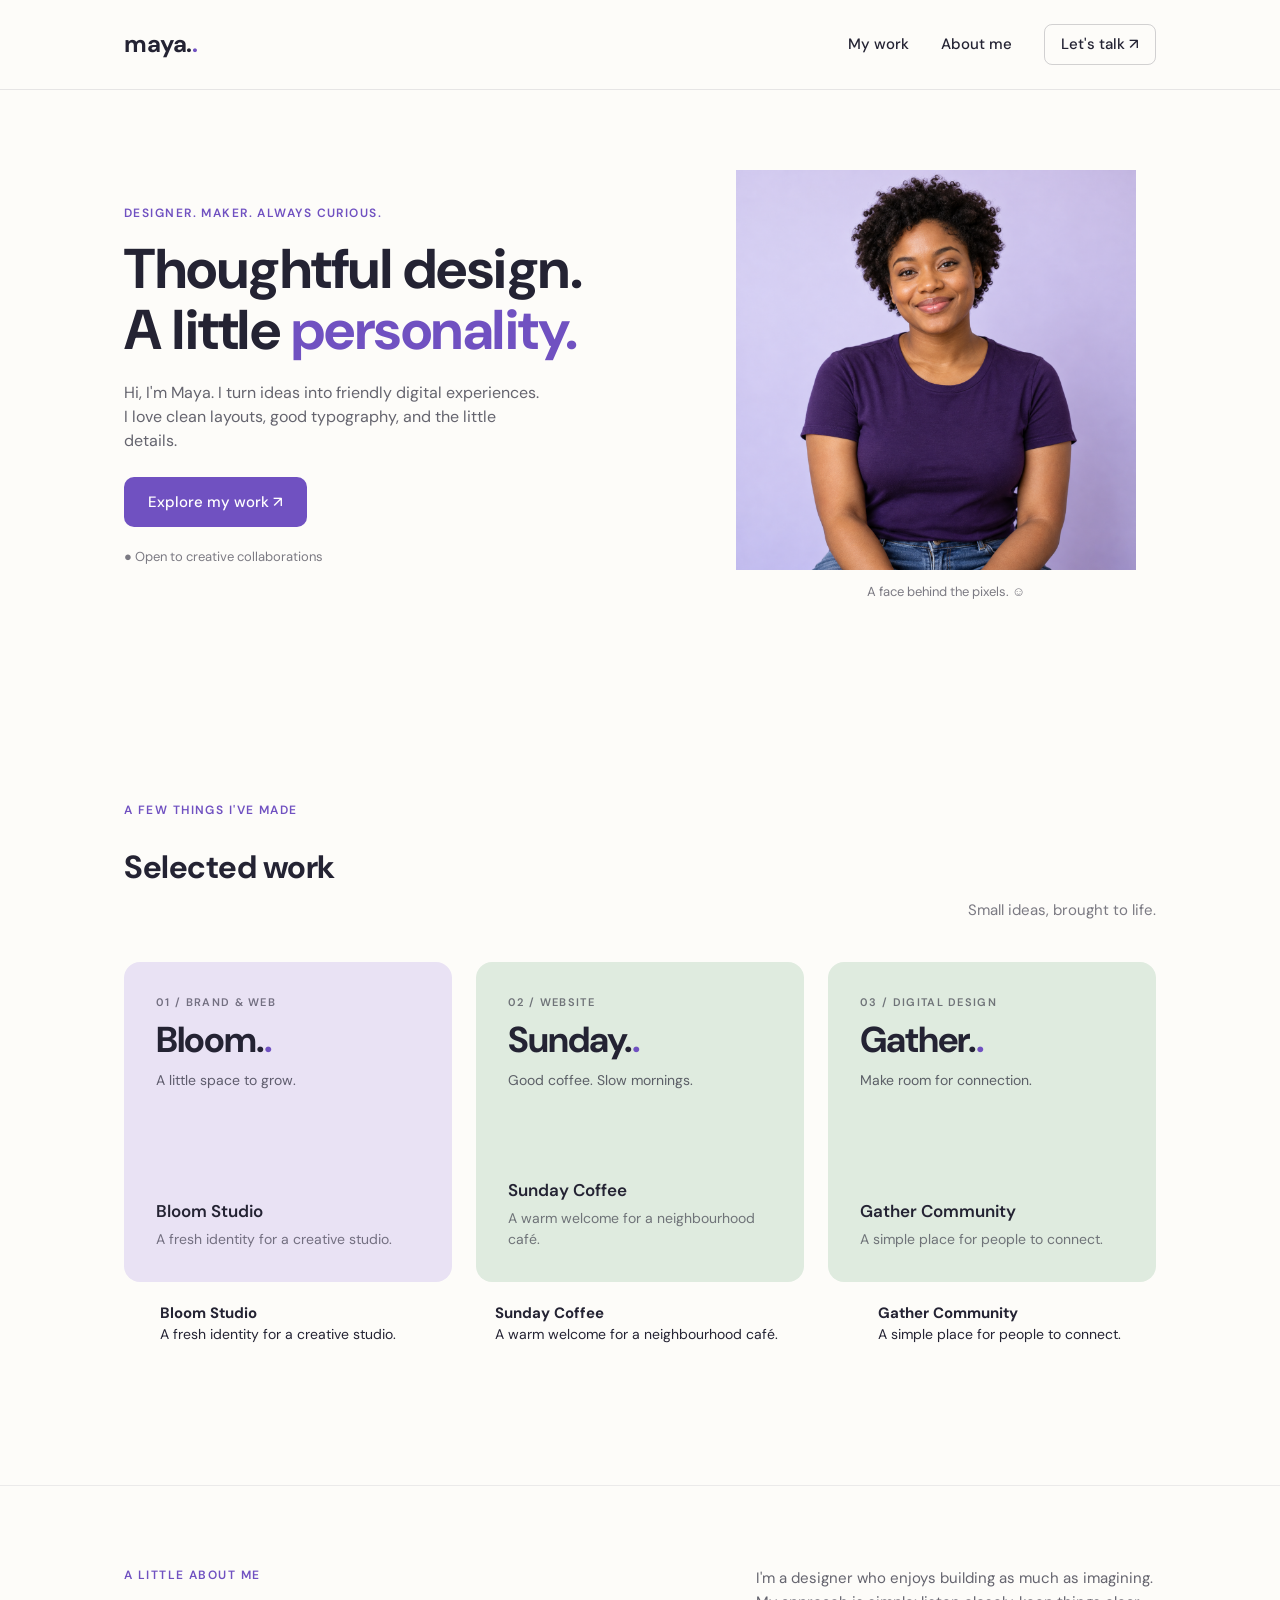
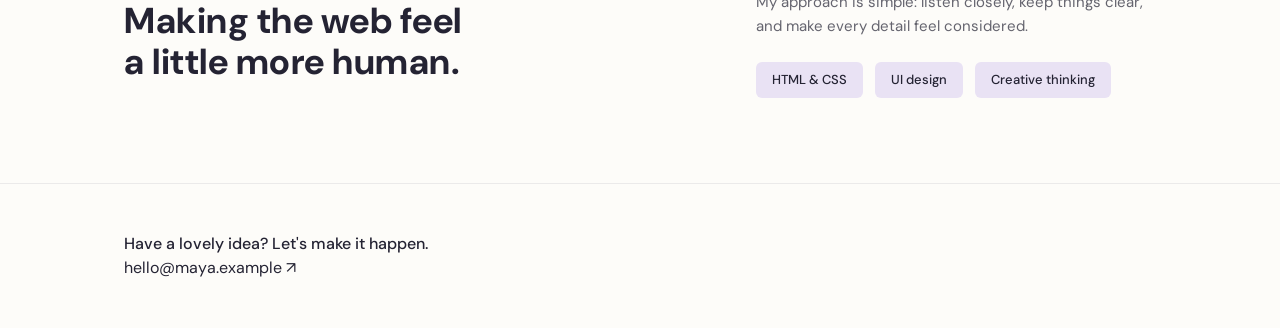
<file: 1-portfolio/index.html>
<!doctype html>
<html lang="en">
  <head>
    <meta charset="UTF-8" />
    <meta name="viewport" content="width=device-width, initial-scale=1.0" />
    <title>Maya — Designer & Maker</title>
    <link rel="preconnect" href="https://fonts.googleapis.com" />
    <link rel="preconnect" href="https://fonts.gstatic.com" crossorigin />
    <link
      href="https://fonts.googleapis.com/css2?family=DM+Sans:ital,opsz,wght@0,9..40,400;0,9..40,500;0,9..40,600;0,9..40,700;1,9..40,400;1,9..40,500;1,9..40,600;1,9..40,700&display=swap"
      rel="stylesheet"
    />
    <link rel="stylesheet" href="style.css" />
  </head>

  <body>
    <header class="site-header">
      <div class="container header-inner">
        <a href="#" class="logo" aria-label="Maya home">maya.</a>
        <nav class="main-nav">
          <a href="#work">My work</a>
          <a href="#about">About me</a>
          <a href="#contact" class="nav-cta">Let's talk ↗️</a>
        </nav>
      </div>
    </header>

    <section class="hero" id="hero">
      <div class="container hero-inner">
        <div class="hero-text">
          <p class="eyebrow">DESIGNER. MAKER. ALWAYS CURIOUS.</p>
          <h1>Thoughtful design.<br />A little <span>personality.</span></h1>
          <p class="intro">
            Hi, I'm Maya. I turn ideas into friendly digital experiences.<br />I
            love clean layouts, good typography, and the little details.
          </p>
          <a href="#work" class="btn btn-primary">Explore my work ↗️</a>
          <p class="collab">● Open to creative collaborations</p>
        </div>
        <div class="hero-image">
          <img
            src="images/portrait.png"
            alt="Portrait of Maya"
            width="400"
            height="400"
          />
          <p class="image-caption">A face behind the pixels. ☺️</p>
        </div>
      </div>
    </section>

    <section class="work" id="work">
      <div class="container">
        <div class="section-header">
          <div class="section-meta">
            <p class="eyebrow">A FEW THINGS I'VE MADE</p>
            <h2>Selected work</h2>
          </div>
          <p class="section-tagline">Small ideas, brought to life.</p>
        </div>

        <div class="card-grid">
          <article class="card card-lilac">
            <div class="card-body">
              <p class="card-label">01 / BRAND & WEB</p>
              <h3 class="card-title">Bloom.</h3>
              <p class="card-sub">A little space to grow.</p>
            </div>
            <div class="card-footer">
              <h4>Bloom Studio</h4>
              <p>A fresh identity for a creative studio.</p>
            </div>
          </article>

          <article class="card card-peach">
            <div class="card-body">
              <p class="card-label">02 / WEBSITE</p>
              <h3 class="card-title">Sunday.</h3>
              <p class="card-sub">Good coffee. Slow mornings.</p>
            </div>
            <div class="card-footer">
              <h4>Sunday Coffee</h4>
              <p>A warm welcome for a neighbourhood café.</p>
            </div>
          </article>

          <article class="card card-green">
            <div class="card-body">
              <p class="card-label">03 / DIGITAL DESIGN</p>
              <h3 class="card-title">Gather.</h3>
              <p class="card-sub">Make room for connection.</p>
            </div>
            <div class="card-footer">
              <h4>Gather Community</h4>
              <p>A simple place for people to connect.</p>
            </div>
          </article>
        </div>
      </div>

      <div class="sub-card">
        <div>
          <h3>Bloom Studio</h3>
          <p>A fresh identity for a creative studio.</p>
        </div>

        <div>
          <h3>Sunday Coffee</h3>
          <p>A warm welcome for a neighbourhood café.</p>
        </div>

        <div>
          <h3>Gather Community</h3>
          <p>A simple place for people to connect.</p>
        </div>
      </div>
    </section>

    <section class="about" id="about">
      <div class="container about-inner">
        <div class="about-left">
          <p class="eyebrow">A LITTLE ABOUT ME</p>
          <h2>Making the web feel<br />a little more human.</h2>
        </div>
        <div class="about-right">
          <p class="about-desc">
            I'm a designer who enjoys building as much as imagining. My approach
            is simple: listen closely, keep things clear, and make every detail
            feel considered.
          </p>
          <div class="skills">
            <span class="skill">HTML & CSS</span>
            <span class="skill">UI design</span>
            <span class="skill">Creative thinking</span>
          </div>
        </div>
      </div>
    </section>

    <footer class="site-footer" id="contact">
      <div class="container footer-inner">
        <p class="footer-left">Have a lovely idea? Let's make it happen.</p>
        <p class="footer-right">hello@maya.example ↗️</p>
      </div>
    </footer>
  </body>
</html>
</file>
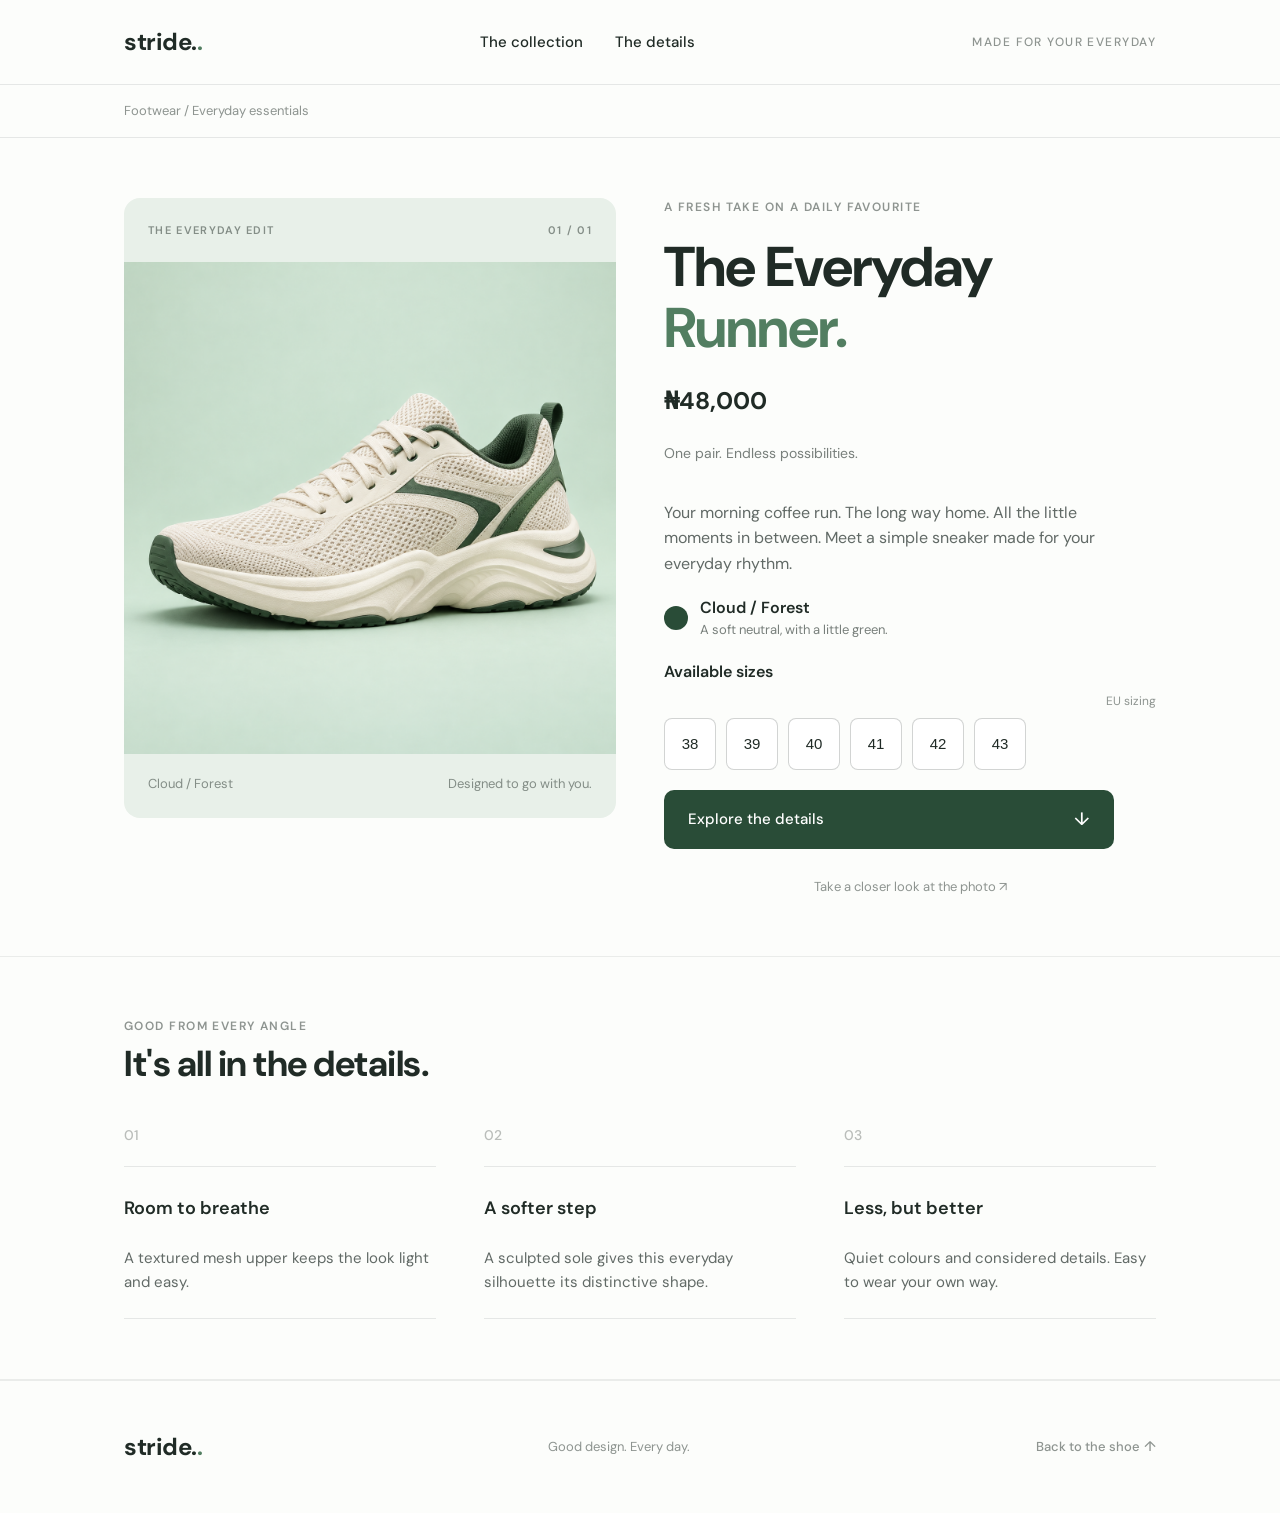
<file: 2-sneaker-product/index.html>
<!doctype html>
<html lang="en">
  <head>
    <meta charset="UTF-8" />
    <meta name="viewport" content="width=device-width, initial-scale=1.0" />
    <title>The Everyday Runner — Stride</title>
    <link rel="preconnect" href="https://fonts.googleapis.com" />
    <link rel="preconnect" href="https://fonts.gstatic.com" crossorigin />
    <link
      href="https://fonts.googleapis.com/css2?family=DM+Sans:ital,opsz,wght@0,9..40,400;0,9..40,500;0,9..40,600;0,9..40,700;1,9..40,400;1,9..40,500;1,9..40,600;1,9..40,700&display=swap"
      rel="stylesheet"
    />
    <link rel="stylesheet" href="style.css" />
  </head>
  <body>
    <header class="site-header">
      <div class="container header-inner">
        <a href="#" class="logo" aria-label="Stride home">stride.</a>
        <nav class="main-nav">
          <a href="#product">The collection</a>
          <a href="#details">The details</a>
        </nav>
        <a href="#" class="top-right">MADE FOR YOUR EVERYDAY</a>
      </div>
    </header>

    <div class="breadcrumbs">
      <div class="container">
        <p>Footwear / Everyday essentials</p>
      </div>
    </div>

    <section class="product" id="product">
      <div class="container product-inner">
        <div class="image-panel">
          <div class="panel-top">
            <span class="panel-tag">THE EVERYDAY EDIT</span>
            <span class="panel-count">01 / 01</span>
          </div>
          <img
            src="images/sneaker.png"
            alt="The Everyday Runner sneaker in Cloud / Forest"
            class="sneaker-img"
          />
          <div class="panel-bottom">
            <span class="panel-color">Cloud / Forest</span>
            <span class="panel-sub">Designed to go with you.</span>
          </div>
        </div>

        <div class="product-info">
          <p class="section-eyebrow">A FRESH TAKE ON A DAILY FAVOURITE</p>
          <h1>The Everyday <span>Runner.</span></h1>
          <p class="price">₦48,000</p>
          <p class="price-sub">One pair. Endless possibilities.</p>
          <p class="product-desc">
            Your morning coffee run. The long way home. All the little moments
            in between. Meet a simple sneaker made for your everyday rhythm.
          </p>

          <div class="color-swatch">
            <div class="swatch-dot"></div>
            <div class="swatch-info">
              <strong>Cloud / Forest</strong>
              <span>A soft neutral, with a little green.</span>
            </div>
          </div>

          <div class="sizes">
            <p class="sizes-label">Available sizes</p>
            <p class="sizing-note">EU sizing</p>
            <div class="size-list">
              <button class="size-btn">38</button>
              <button class="size-btn">39</button>
              <button class="size-btn">40</button>
              <button class="size-btn">41</button>
              <button class="size-btn">42</button>
              <button class="size-btn">43</button>
            </div>
          </div>

          <a href="#details" class="explore-btn"
            >Explore the details <span class="arrow">↓</span></a
          >
          <p class="closer-link">
            <a href="images/sneaker.png">Take a closer look at the photo ↗️</a>
          </p>
        </div>
      </div>
    </section>

    <section class="details" id="details">
      <div class="container details-inner">
        <p class="section-eyebrow">GOOD FROM EVERY ANGLE</p>
        <h2>It's all in the details.</h2>

        <div class="detail-grid">
          <article class="detail-item">
            <span class="detail-num">01</span>
            <div class="detail-line"></div>
            <h3>Room to breathe</h3>
            <p>A textured mesh upper keeps the look light and easy.</p>
          </article>

          <article class="detail-item">
            <span class="detail-num">02</span>
            <div class="detail-line"></div>
            <h3>A softer step</h3>
            <p>
              A sculpted sole gives this everyday silhouette its distinctive
              shape.
            </p>
          </article>

          <article class="detail-item">
            <span class="detail-num">03</span>
            <div class="detail-line"></div>
            <h3>Less, but better</h3>
            <p>
              Quiet colours and considered details. Easy to wear your own way.
            </p>
          </article>
        </div>
      </div>
    </section>

    <footer class="site-footer">
      <div class="container footer-inner">
        <a href="#" class="logo" aria-label="Stride home">stride.</a>
        <p class="footer-tag">Good design. Every day.</p>
        <a href="#product" class="back-link"
          >Back to the shoe <span class="arrow">↑</span></a
        >
      </div>
    </footer>
  </body>
</html>
</file>
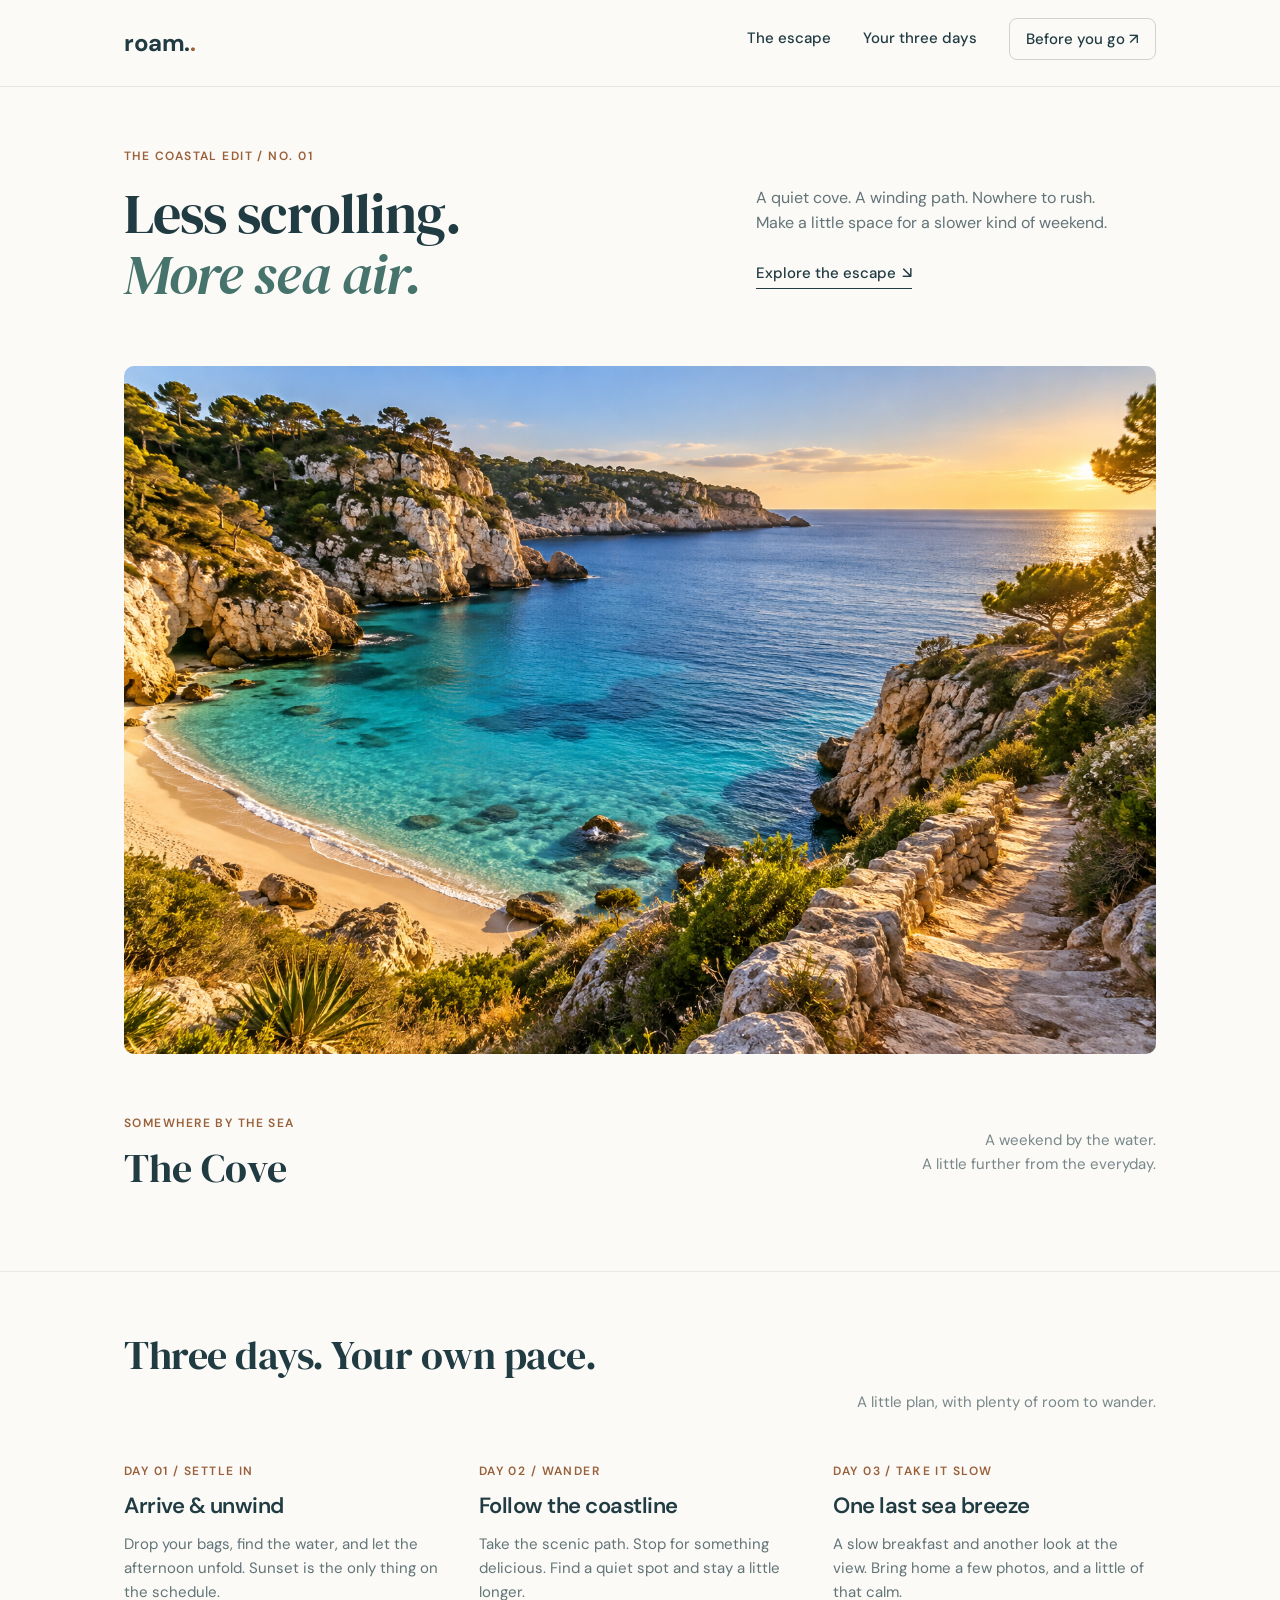
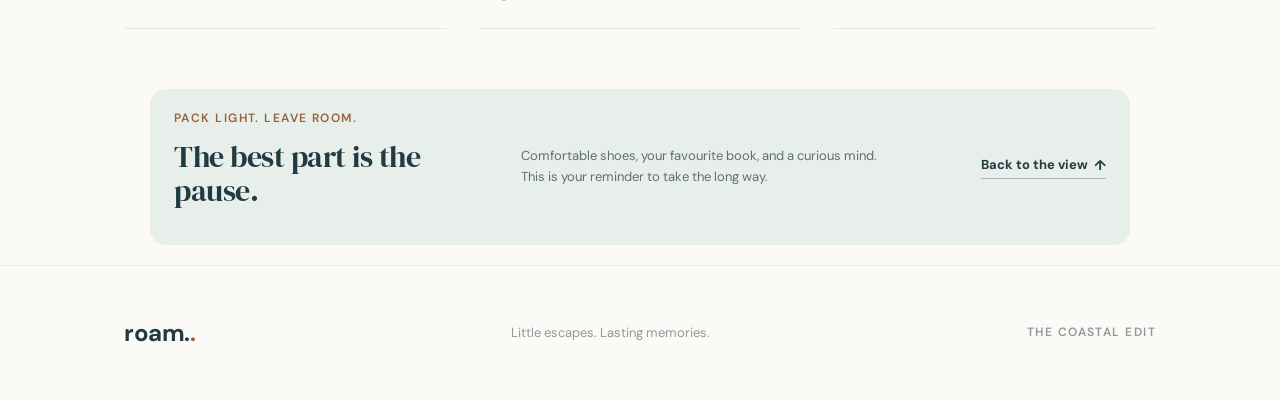
<file: 3-travel-page/index.html>
<!doctype html>
<html lang="en">
  <head>
    <meta charset="UTF-8" />
    <meta name="viewport" content="width=device-width, initial-scale=1.0" />
    <title>Roam — Coastal Escape</title>
    <link rel="preconnect" href="https://fonts.googleapis.com" />
    <link rel="preconnect" href="https://fonts.gstatic.com" crossorigin />
    <link
      href="https://fonts.googleapis.com/css2?family=DM+Sans:ital,opsz,wght@0,9..40,400;0,9..40,500;0,9..40,600;0,9..40,700;1,9..40,400;1,9..40,500;1,9..40,600;1,9..40,700&family=DM+Serif+Display:ital@0;1&display=swap"
      rel="stylesheet"
    />
    <link rel="stylesheet" href="style.css" />
  </head>
  <body>
    <header class="site-header">
      <div class="container header-inner">
        <a href="#" class="logo" aria-label="Roam home">roam.</a>
        <nav class="main-nav">
          <a href="#escape">The escape</a>
          <a href="#itinerary">Your three days</a>
          <a href="#" class="nav-cta">Before you go ↗️</a>
        </nav>
      </div>
    </header>

    <section class="intro" id="escape">
      <div class="container intro-inner">
        <div class="intro-text">
          <p class="eyebrow">THE COASTAL EDIT / NO. 01</p>
          <h1>
            Less scrolling.<br /><span><em>More sea air.</em></span>
          </h1>
        </div>
        <div class="intro-side">
          <p class="intro-desc">
            A quiet cove. A winding path. Nowhere to rush.<br />Make a little
            space for a slower kind of weekend.
          </p>
          <a href="#itinerary" class="explore-link"
            >Explore the escape <span class="arrow">↘️</span></a
          >
        </div>
      </div>
    </section>

    <section class="hero">
      <div class="container hero-inner">
        <img
          src="images/coast.png"
          alt="Coastal cove with turquoise water and rocky cliffs"
          class="coast-img"
        />
      </div>
    </section>

    <section class="caption">
      <div class="container caption-inner">
        <div class="caption-text">
          <p class="caption-eyebrow">SOMEWHERE BY THE SEA</p>
          <h2>The Cove</h2>
        </div>
        <div class="caption-sub">
          <p>
            A weekend by the water.<br />A little further from the everyday.
          </p>
        </div>
      </div>
    </section>

    <section class="itinerary" id="itinerary">
      <div class="container itinerary-inner">
        <h2>Three days. Your own pace.</h2>
        <p class="itinerary-desc">
          A little plan, with plenty of room to wander.
        </p>
        <div class="day-grid">
          <article class="day-card">
            <p class="day-label">DAY 01 / SETTLE IN</p>
            <h3>Arrive & unwind</h3>
            <p>
              Drop your bags, find the water, and let the afternoon unfold.
              Sunset is the only thing on the schedule.
            </p>
          </article>
          <article class="day-card">
            <p class="day-label">DAY 02 / WANDER</p>
            <h3>Follow the coastline</h3>
            <p>
              Take the scenic path. Stop for something delicious. Find a quiet
              spot and stay a little longer.
            </p>
          </article>
          <article class="day-card">
            <p class="day-label">DAY 03 / TAKE IT SLOW</p>
            <h3>One last sea breeze</h3>
            <p>
              A slow breakfast and another look at the view. Bring home a few
              photos, and a little of that calm.
            </p>
          </article>
        </div>
      </div>
    </section>

    <section class="travel-note" id="travel-note">
      <div class="container note-inner">
        <div class="note-quote">
          <p class="note-eyebrow">PACK LIGHT. LEAVE ROOM.</p>
          <h2>The best part is the pause.</h2>
        </div>
        <div class="note-text">
          <p>
            Comfortable shoes, your favourite book, and a curious mind.<br />This
            is your reminder to take the long way.
          </p>
        </div>
        <a href="#escape" class="back-link"
          >Back to the view <span class="arrow">↑</span></a
        >
      </div>
    </section>

    <footer class="site-footer">
      <div class="container footer-inner">
        <a href="#" class="logo" aria-label="Roam home">roam.</a>
        <p class="footer-tag">Little escapes. Lasting memories.</p>
        <p class="footer-right">THE COASTAL EDIT</p>
      </div>
    </footer>
  </body>
</html>
</file>
<file: 1-portfolio/style.css>
* {
  margin: 0;
  padding: 0;
  box-sizing: border-box;
}

html {
  scroll-behavior: smooth;
  scroll-padding-top: 80px;
}

body {
  font-family:
    "DM Sans",
    Arial,
    san serif;
  background-color: #fdfcf9;
  color: #242333;
  line-height: 1.5;
  -webkit-font-smoothing: antialiased;
}

a {
  color: inherit;
  text-decoration: none;
}

img {
  display: block;
  max-width: 100%;
  height: auto;
}

.container {
  max-width: 1080px;
  margin: 0 auto;
  padding: 0 24px;
}

.site-header {
  border-bottom: 1px solid rgba(36, 35, 51, 0.1);
  padding: 24px 0;
  position: sticky;
  top: 0;
  background: #fdfcf9;
  z-index: 100;
}

.header-inner {
  display: flex;
  justify-content: space-between;
  align-items: center;
  gap: 16px;
}

.logo {
  font-size: 24px;
  font-weight: 700;
  letter-spacing: -0.5px;
}

.logo::after {
  content: ".";
  color: #7051c1;
}

.main-nav {
  display: flex;
  align-items: center;
  gap: 32px;
}

.main-nav a {
  font-size: 15px;
  font-weight: 500;
  color: #242333;
  transition: color 0.2s;
}

.main-nav a:hover {
  color: #7051c1;
}

.nav-cta {
  border: 1px solid rgba(36, 35, 51, 0.2);
  border-radius: 8px;
  padding: 8px 16px;
  font-size: 14px;
  font-weight: 500;
}

.nav-cta:hover {
  background: rgba(112, 81, 193, 0.05);
  border-color: rgba(112, 81, 193, 0.3);
}

.hero {
  padding: 80px 0 120px;
}

.hero-inner {
  display: flex;
  align-items: center;
  justify-content: space-between;
  gap: 48px;
}

.hero-text {
  flex: 1;
}

.eyebrow {
  font-size: 12px;
  font-weight: 600;
  letter-spacing: 0.12em;
  text-transform: uppercase;
  color: #7051c1;
  margin-bottom: 16px;
}

.hero h1 {
  font-size: 56px;
  font-weight: 700;
  line-height: 1.1;
  letter-spacing: -0.5px;
  margin-bottom: 20px;
}

.hero h1 span {
  color: #7051c1;
}

.intro {
  font-size: 16px;
  color: rgba(36, 35, 51, 0.7);
  max-width: 420px;
  margin-bottom: 24px;
}

.btn {
  display: inline-flex;
  align-items: center;
  justify-content: center;
  background: #7051c1;
  color: #fff;
  font-size: 15px;
  font-weight: 500;
  padding: 14px 24px;
  border-radius: 10px;
  border: none;
  cursor: pointer;
  gap: 8px;
  transition:
    background 0.2s,
    transform 0.1s;
}

.btn:hover {
  background: #54e3a8;
}

.btn:active {
  transform: translateY(1px);
}

.collab {
  font-size: 13px;
  color: rgba(36, 35, 51, 0.6);
  margin-top: 20px;
}

.hero-image {
  flex: 0 0 420px;
  position: relative;
}

.hero-image {
  width: 100%;
  height: auto;
  border-radius: 20px;
  object-fit: cover;
}

.image-caption {
  margin-top: 12px;
  font-size: 13px;
  color: rgba(36, 35, 51, 0.6);
  text-align: center;
}

.work {
  padding: 80px 0;
  border-bottom: 1px solid rgba(36, 35, 51, 0.08);
}

.section-header {
  display: flex;
  flex-direction: column;
  align-items: flex-start;
  gap: 8px;
  margin-bottom: 40px;
}

.section-meta {
  display: flex;
  flex-direction: column;
  gap: 8px;
}

.section-meta h2 {
  font-size: 32px;
  font-weight: 700;
  letter-spacing: -0.5px;
}

.section-tagline {
  font-size: 15px;
  color: rgba(36, 35, 51, 0.6);
  margin-left: 0;
  align-self: flex-end;
}

.card-grid {
  display: grid;
  grid-template-columns: repeat(3, 1fr);
  gap: 24px;
}

.card {
  border-radius: 16px;
  padding: 32px;
  display: flex;
  flex-direction: column;
  gap: 12px;
  min-height: 320px;
}

.card-lilac {
  background: #e9e2f4;
}

.card-peach {
  background: #dfebdf;
}

.card-green {
  background: #dfebdf;
}

.card-body {
  display: flex;
  flex-direction: column;
  gap: 10px;
}

.card-label {
  font-size: 11px;
  font-weight: 600;
  letter-spacing: 0.12em;
  text-transform: uppercase;
  color: rgba(36, 35, 51, 0.6);
}

.card-title {
  font-size: 36px;
  font-weight: 700;
  line-height: 1.1;
  letter-spacing: -1px;
}

.card-title::after {
  content: ".";
  color: #7051c1;
}

.card-sub {
  font-size: 14px;
  color: rgba(36, 35, 51, 0.7);
}

.card-footer {
  margin-top: auto;
}

.card-footer h4 {
  font-size: 17px;
  font-weight: 600;
  margin-bottom: 4px;
}

.card-footer p {
  font-size: 14px;
  color: rgba(36, 35, 51, 0.6);
}
.sub-card {
  display: flex;
  justify-content: space-evenly;
  margin: 60px;
  margin-top: 20px;
}

.sub-card h3 {
  font-size: 15px;
}

.sub-card p {
  font-size: 14px;
  color: #242333;
}

.about {
  padding: 80px 0;
}

.about-inner {
  display: flex;
  align-items: flex-start;
  justify-content: space-between;
  gap: 48px;
}

.about-left {
  flex: 1;
  max-width: 400px;
}

.about-left h2 {
  font-size: 36px;
  font-weight: 700;
  line-height: 1.15;
  letter-spacing: 0.5px;
  margin-top: 8px;
  margin-bottom: 20px;
}

.about-right {
  flex: 0 0 400px;
}

.about-desc {
  font-size: 15px;
  color: rgba(36, 35, 51, 0.7);
  line-height: 1.6;
  margin-bottom: 24px;
}

.skills {
  display: flex;
  gap: 12px;
  flex-wrap: wrap;
}

.skill {
  font-size: 13px;
  font-weight: 500;
  background: #e9e2f4;
  color: #242333;
  padding: 8px 16px;
  border-radius: 6px;
}

.site-footer {
  padding: 48px 0;
  border-top: 1px solid rgba(36, 35, 51, 0.08);
}

.footer.inner {
  display: flex;
  justify-content: space-between;
  align-items: center;
  font-size: 13px;
  color: rgba(36, 35, 51, 0.6);
}

.footer-left {
  font-weight: 500;
}

.footer-right a {
  display: inline-flex;
  align-items: center;
  gap: 4px;
}
</file>
<file: 2-sneaker-product/style.css>
* {
  margin: 0;
  padding: 0;
  box-sizing: border-box;
}

html {
  scroll-behavior: smooth;
  scroll-padding-top: 80px;
}

body {
  font-family: "DM Sans", Arial, sans-serif;
  background-color: #fcfdfb;
  color: #202b26;
  line-height: 1.5;
  -webkit-font-smoothing: antialiased;
}

a {
  color: inherit;
  text-decoration: none;
}

img {
  display: block;
  max-width: 100%;
  height: auto;
}



.container {
  max-width: 1080px;
  margin: 0 auto;
  padding: 0 24px;
}

.site-header {
  border-bottom: 1px solid rgba(32, 43, 38, 0.1);
  padding: 24px 0;
  position: sticky;
  top: 0;
  background: #fcfdfb;
  z-index: 100;
}

.header-inner {
  display: flex;
  justify-content: space-between;
  align-items: center;
  gap: 16px;
}

.logo {
  font-size: 24px;
  font-weight: 700;
  letter-spacing: -0.5px;
}

.logo::after {
  content: ".";
  color: #527e61;
}

.main-nav {
  display: flex;
  gap: 32px;
}

.main-nav a {
  font-size: 15px;
  font-weight: 500;
  color: #202b26;
  transition: color 0.2s;
}

.main-nav a:hover {
  color: #527e61;
}

.top-right {
  font-size: 12px;
  font-weight: 500;
  letter-spacing: 0.12em;
  text-transform: uppercase;
  color: rgba(32, 43, 38, 0.5);
}

.breadcrumbs {
  border-bottom: 1px solid rgba(32, 43, 38, 0.1);
  padding: 16px 0;
}

.breadcrumbs p {
  font-size: 13px;
  color: rgba(32, 43, 38, 0.5);
  transition: color 0.2s;
}

.breadcrumbs p:hover {
  color: #202b26;
}

.product {
  padding: 60px 0;
}

.product-inner {
  display: grid;
  grid-template-columns: 1fr 1fr;
  gap: 48px;
  align-items: start;
}

.image-panel {
  background: #e8f0e9;
  border-radius: 16px;
  overflow: hidden;
  position: relative;
}

.panel-top {
  display: flex;
  justify-content: space-between;
  padding: 24px;
  font-size: 11px;
  font-weight: 600;
  letter-spacing: 0.12em;
  text-transform: uppercase;
  color: rgba(32, 43, 38, 0.5);
}

.sneaker-img {
  width: 100%;
  height: auto;
  object-fit: cover;
}

.panel-bottom {
  display: flex;
  justify-content: space-between;
  padding: 20px 24px 24px;
  font-size: 13px;
  color: rgba(32, 43, 38, 0.5);
}

.product-info {
  display: flex;
  flex-direction: column;
  gap: 20px;
}

.section-eyebrow {
  font-size: 12px;
  font-weight: 600;
  letter-spacing: 0.12em;
  text-transform: uppercase;
  color: rgba(32, 43, 38, 0.5);
}

.product-info h1 {
  font-size: 56px;
  font-weight: 700;
  line-height: 1.1;
  letter-spacing: -1px;
}

.product-info h1 span {
  color: #527e61;
}

.price {
  font-size: 24px;
  font-weight: 700;
  margin: 4px 0 4px;
}

.price-sub {
  font-size: 14px;
  color: rgba(32, 43, 38, 0.6);
  margin-bottom: 16px;
}

.product-desc {
  font-size: 16px;
  color: rgba(32, 43, 38, 0.7);
  max-width: 480px;
  line-height: 1.6;
}

.color-swatch {
  display: flex;
  align-items: center;
  gap: 12px;
}

.swatch-dot {
  width: 24px;
  height: 24px;
  background: #294c37;
  border-radius: 50%;
}

.swatch-info strong {
  font-weight: 600;
  color: #202b26;
}

.swatch-info span {
  font-size: 13px;
  color: rgba(32, 43, 38, 0.6);
  display: block;
}

.sizes {
  display: flex;
  flex-direction: column;
  gap: 8px;
}

.sizes-label {
  font-weight: 600;
  color: #202b26;
}

.sizing-note {
  font-size: 12px;
  color: rgba(32, 43, 38, 0.5);
  text-align: right;
  margin-left: auto;
}

.size-list {
  display: flex;
  flex-wrap: wrap;
  gap: 10px;
}

.size-btn {
  width: 52px;
  height: 52px;
  border: 1px solid rgba(32, 43, 38, 0.2);
  border-radius: 8px;
  background: #fff;
  color: #202b26;
  font-size: 15px;
  font-weight: 500;
  cursor: pointer;
  transition: all 0.2s;
}

.size-btn:hover {
  border-color: #527e61;
  background: #f1f7f2;
}

.explore-btn {
  display: inline-flex;
  align-items: center;
  justify-content: center;
  background: #294c37;
  color: #fff;
  font-size: 15px;
  font-weight: 500;
  padding: 16px 24px;
  border-radius: 10px;
  border: none;
  cursor: pointer;
  gap: 8px;
  transition: background 0.2s;
  width: 100%;
  max-width: 450px;
}

.explore-btn:hover {
  background: #1f3c2a;
}

.explore-btn .arrow {
  margin-left: auto;
  font-size: 18px;
}

.closer-link {
  font-size: 13px;
  color: rgba(32, 43, 38, 0.5);
  text-align: center;
  margin-top: 8px;
}

.closer-link a:hover {
  color: #527e61;
  text-decoration: underline;
}

.details {
  padding: 60px 0;
  border-top: 1px solid rgba(32, 43, 38, 0.08);
  border-bottom: 1px solid rgba(32, 43, 38, 0.08);
}

.details-inner {
  max-width: 1080px;
  margin: 0 auto;
  padding: 0 24px;
}

.details-inner .section-eyebrow {
  margin-bottom: 8px;
}

.details-inner h2 {
  font-size: 36px;
  font-weight: 700;
  line-height: 1.15;
  letter-spacing: -0.5px;
  margin-bottom: 40px;
}

.detail-grid {
  display: grid;
  grid-template-columns: repeat(3, 1fr);
  gap: 48px;
}

.detail-item {
  display: flex;
  flex-direction: column;
  gap: 16px;
  border-bottom: 1px solid rgba(32, 43, 38, 0.1);
  padding-bottom: 24px;
}

.detail-num {
  font-size: 14px;
  font-weight: 500;
  color: rgba(32, 43, 38, 0.3);
}

.detail-line {
  height: 1px;
  background: rgba(32, 43, 38, 0.1);
  margin: 4px 0 12px;
}

.detail-item h3 {
  font-size: 18px;
  font-weight: 600;
  margin-bottom: 8px;
}

.detail-item p {
  font-size: 15px;
  color: rgba(32, 43, 38, 0.7);
  line-height: 1.6;
}

.site-footer {
  padding: 48px 0;
  border-top: 1px solid rgba(32, 43, 38, 0.08);
}

.footer-inner {
  display: flex;
  justify-content: space-between;
  align-items: center;
  gap: 24px;
}

.footer-inner .logo {
  font-size: 24px;
  font-weight: 700;
  letter-spacing: -0.5px;
}

.footer-inner .logo::after {
  content: ".";
  color: #527e61;
}

.footer-tag {
  font-size: 13px;
  color: rgba(32, 43, 38, 0.5);
  white-space: nowrap;
}

.back-link {
  font-size: 13px;
  font-weight: 500;
  color: rgba(32, 43, 38, 0.5);
  display: flex;
  align-items: center;
  gap: 4px;
  transition: color 0.2s;
}

.back-link:hover {
  color: #527e61;
}

.back-link .arrow {
  font-size: 14px;
}
</file>
<file: 3-travel-page/style.css>
* {
  margin: 0;
  padding: 0;
  box-sizing: border-box;
}

html {
  scroll-behavior: smooth;
  scroll-padding-top: 80px;
}

body {
  font-family: "DM Sans", Arial, sans-serif;
  background-color: #fbfaf6;
  color: #213b43;
  line-height: 1.6;
  -webkit-font-smoothing: antialiased;
}

a {
  color: inherit;
  text-decoration: none;
}

img {
  display: block;
  max-width: 100%;
  height: auto;
}

.container {
  max-width: 1080px;
  margin: 0 auto;
  padding: 0 24px;
}

.site-header {
  border-bottom: 1px solid rgba(33, 59, 67, 0.1);
  padding: 24px 0;
  position: sticky;
  top: 0;
  background: #fbfaf6;
  z-index: 100;
}

.header-inner {
  display: flex;
  justify-content: space-between;
  align-items: center;
  gap: 16px;
}

.logo {
  font-size: 24px;
  font-weight: 700;
  letter-spacing: -0.5px;
}

.logo::after {
  content: ".";
  color: #99603a;
}

.main-nav {
  display: flex;
  gap: 32px;
}

.main-nav a {
  font-size: 15px;
  font-weight: 500;
  color: #213b43;
  transition: color 0.2s;
}

.main-nav a:hover {
  color: #47736d;
}

.nav-cta {
  border: 1px solid rgba(33, 59, 67, 0.2);
  border-radius: 8px;
  padding: 8px 16px;
  font-size: 14px;
  font-weight: 500;
  color: #213b43;
  transition: all 0.2s;
  margin-top: -8px;
}

.nav-cta:hover {
  background: rgba(71, 115, 109, 0.05);
  border-color: rgba(71, 115, 109, 0.3);
}

.intro {
  padding: 60px 0 40px;
}

.intro-inner {
  display: flex;
  justify-content: space-between;
  align-items: center;
  gap: 48px;
}

.intro-text {
  flex: 1;
}

.eyebrow {
  font-size: 12px;
  font-weight: 600;
  letter-spacing: 0.12em;
  text-transform: uppercase;
  color: #99603a;
  margin-bottom: 16px;
}

.intro h1 {
  font-family: "DM Serif Display", Georgia, serif;
  font-size: 56px;
  font-weight: 400;
  line-height: 1.1;
  letter-spacing: -1px;
  margin-bottom: 20px;
}

.intro h1 span {
  color: #47736d;
}

.intro-side {
  flex: 0 0 400px;
}

.intro-desc {
  font-size: 16px;
  color: rgba(33, 59, 67, 0.7);
  line-height: 1.6;
  margin-bottom: 24px;
  max-width: 400px;
}

.explore-link {
  display: inline-flex;
  align-items: center;
  font-size: 15px;
  font-weight: 500;
  color: #213b43;
  border-bottom: 1px solid #213b43;
  padding-bottom: 2px;
  gap: 6px;
  transition: all 0.2s;
}

.explore-link:hover {
  color: #47736d;
  border-color: #47736d;
}

.explore-link .arrow {
  font-size: 16px;
}

.hero {
  padding: 0 0 60px;
}

.hero-inner {
  overflow: hidden;
  border-radius: 20px;
}

.coast-img {
  width: 100%;
  height: auto;
  display: block;
  border-radius: 10px;
}

.caption {
  padding: 0 0 80px;
  border-bottom: 1px solid rgba(33, 59, 67, 0.08);
}

.caption-inner {
  display: flex;
  justify-content: space-between;
  align-items: center;
  gap: 48px;
}

.caption-text {
  flex: 1;
}

.caption-eyebrow {
  font-size: 12px;
  font-weight: 600;
  letter-spacing: 0.12em;
  text-transform: uppercase;
  color: #99603a;
  margin-bottom: 12px;
}

.caption-text h2 {
  font-family: "DM Serif Display", Georgia, serif;
  font-size: 40px;
  font-weight: 400;
  line-height: 1.15;
  margin-bottom: 0;
}

.caption-sub {
  font-size: 15px;
  color: rgba(33, 59, 67, 0.6);
  text-align: right;
  line-height: 1.6;
}

.itinerary {
  padding: 60px 0;
}

.itinerary-inner h2 {
  font-family: "DM Serif Display", Georgia, serif;
  font-size: 40px;
  font-weight: 400;
  line-height: 1.15;
  margin-bottom: 12px;
  letter-spacing: -0.5px;
}

.itinerary-desc {
  font-size: 15px;
  color: rgba(33, 59, 67, 0.6);
  text-align: right;
  margin-bottom: 48px;
}

.day-grid {
  display: grid;
  grid-template-columns: repeat(3, 1fr);
  gap: 32px;
}

.day-card {
  border-bottom: 1px solid rgba(33, 59, 67, 0.1);
  padding-bottom: 24px;
}

.day-card .day-label {
  font-size: 12px;
  font-weight: 600;
  letter-spacing: 0.12em;
  text-transform: uppercase;
  margin-bottom: 12px;
  color: #99603a;
}

.day-card h3 {
  font-size: 22px;
  font-weight: 600;
  line-height: 1.2;
  margin-bottom: 12px;
  letter-spacing: -0.5px;
}

.day-card p {
  font-size: 15px;
  color: rgba(33, 59, 67, 0.7);
  line-height: 1.6;
}

.travel-note {
  padding: 20px 0;
  background: #e8eeea;
  border-radius: 16px;
  margin: 0 150px;
  margin-bottom: 20px;
}

.note-inner {
  display: flex;
  justify-content: space-between;
  align-items: center;
  gap: 40px;
}

.note-quote {
  flex: 1;
  max-width: 400px;
}

.note-eyebrow {
  font-size: 12px;
  font-weight: 600;
  letter-spacing: 0.12em;
  text-transform: uppercase;
  color: #99603a;
  margin-bottom: 12px;
}

.note-quote h2 {
  font-family: "DM Serif Display", Georgia, serif;
  font-size: 30px;
  font-weight: 400;
  line-height: 1.15;
  margin-bottom: 16px;
  letter-spacing: -0.5px;
}

.note-text {
  flex: 0 0 420px;
}

.note-text p {
  font-size: 13px;
  color: rgba(33, 59, 67, 0.7);
  line-height: 1.6;
}

.back-link {
  display: inline-flex;
  align-items: center;
  font-size: 13px;
  font-weight: bold;
  color: #213b43;
  gap: 6px;
  border-bottom: 1px solid rgba(33, 59, 67, 0.3);
  padding-bottom: 2px;
  transition: all 0.2s;
}

.back-link:hover {
  color: #47736d;
  border-color: #47736d;
}

.back-link .arrow {
  font-size: 14px;
}

.site-footer {
  padding: 48px 0;
  border-top: 1px solid rgba(33, 59, 67, 0.08);
}

.footer-inner {
  display: flex;
  justify-content: space-between;
  align-items: center;
  gap: 24px;
}

.footer-inner .logo {
  font-size: 24px;
  font-weight: 700;
  letter-spacing: -0.5px;
}

.footer-inner .logo::after {
  content: ".";
  color: #99603a;
}

.footer-tag {
  font-size: 13px;
  color: rgba(33, 59, 67, 0.5);
  white-space: nowrap;
}

.footer-right {
  font-size: 12px;
  font-weight: 600;
  letter-spacing: 0.12em;
  text-transform: uppercase;
  color: rgba(33, 59, 67, 0.5);
}
</file>
